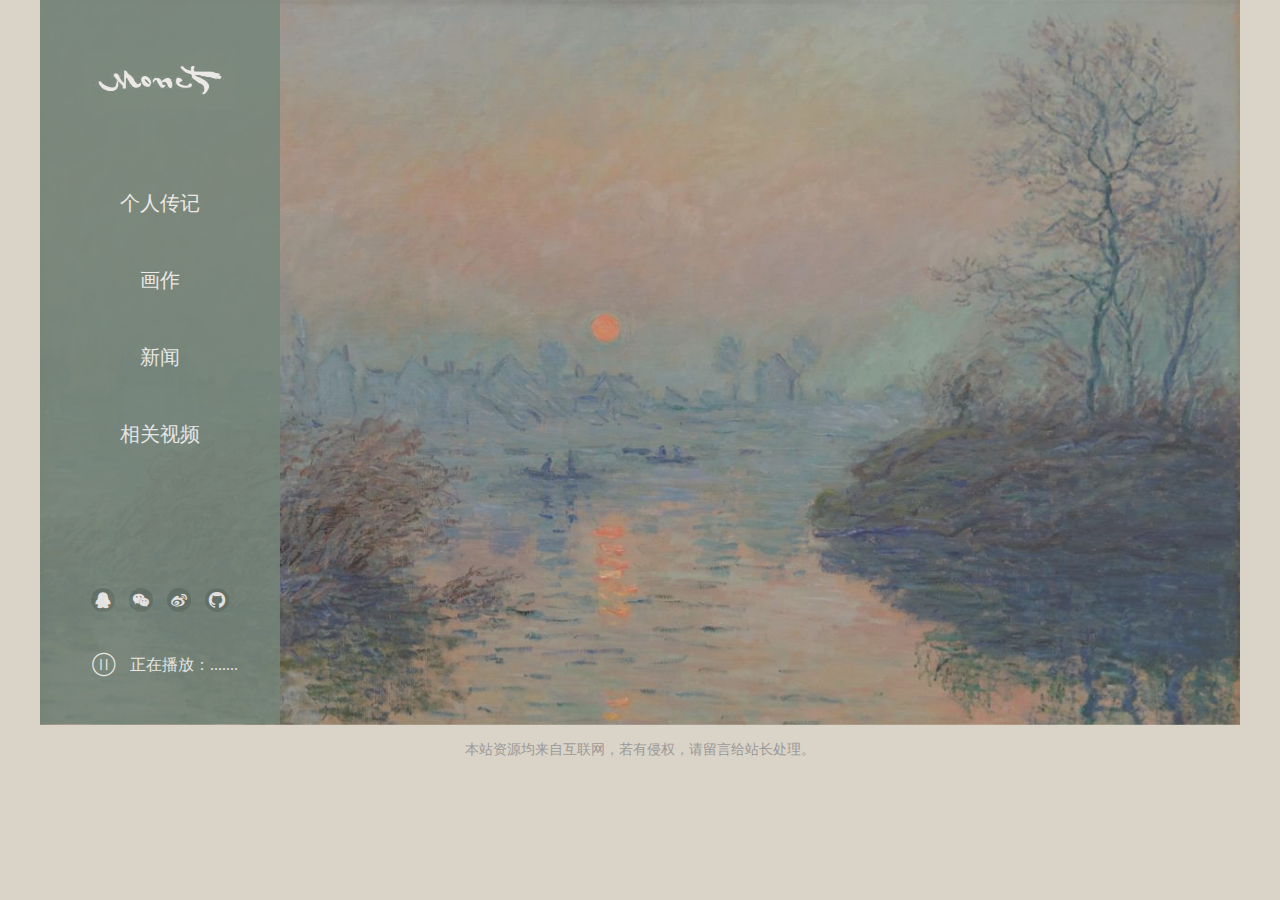
<file: index.html>
<!DOCTYPE html>
<html lang="en">
<head>
    <meta charset="UTF-8">
    <meta name="viewport" content="width=device-width, initial-scale=1.0">
    <link rel="stylesheet" href="css/public.css">
    <link rel="stylesheet" href="css/index.css">
    <link rel="stylesheet" href="css/font/iconfont.css">
    <title>首页</title>
</head>
<body>
    <div class="bg">
        <div class="nav_l">
            <div class="logo"><a href="index.html"><img src="css/img/logo.png" alt=""></a></div>
            <div class="nav_list">              
                <ul>
                    <li class="list"><a href="biography.html">个人传记</a></li>
                    <li class="list"><a href="paint.html">画作</a> </li>
                    <li class="list"><a href="">新闻</a> </li>
                    <li class="list"><a href="">相关视频</a> </li>
                </ul>
            </div>
            <div class="share">
                <ul class="ClearFixed">
                    <a href=""><li class="icon-qq"></li></a>
                    <a href=""><li class="icon-gongzhonghao"></li></a>
                    <a href=""><li class="icon-weibo"></li></a>
                    <a class="last" href=""><li class="icon-github"></li></a>
                </ul>
            </div>
            <div class="player">
                <a class="player_btn"><i class="icon-play"></i></a>
                <span>正在播放：.......</span>
            </div>
        </div>
    </div>
    <div class="footer">本站资源均来自互联网，若有侵权，请留言给站长处理。</div>
</body>
</html>
</file>
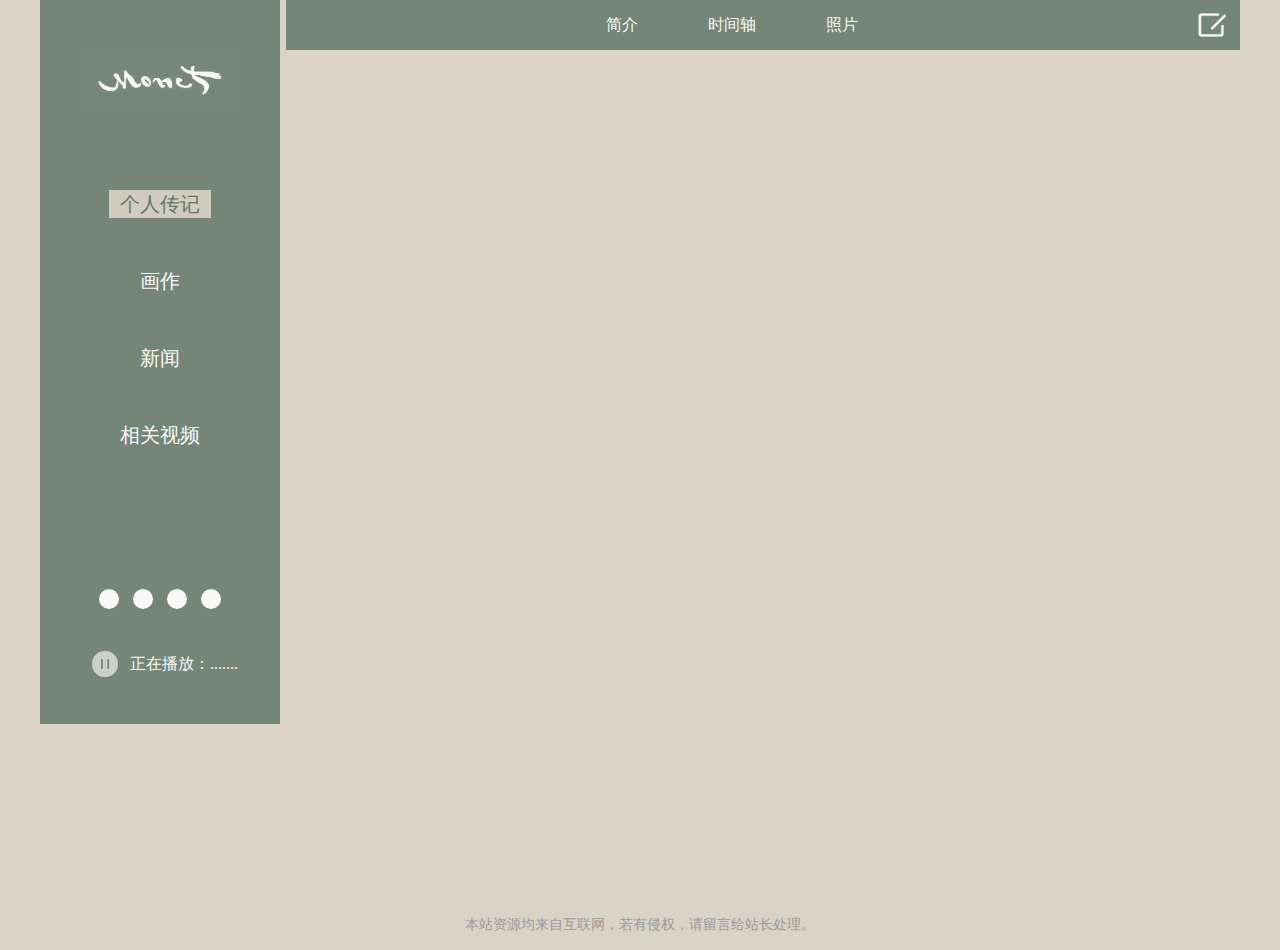
<file: bio_picture.html>
<!DOCTYPE html>
<html lang="en">
<head>
    <meta charset="UTF-8">
    <meta name="viewport" content="width=device-width, initial-scale=1.0">
    <title>个人传记/照片</title>
    <link rel="stylesheet" href="css/bio_picture.css">
</head>
<body>
    <div class="bg">
        <div class="nav_l">
            <div class="logo"><a href="index.html"><img src="css/img/logo.png" alt=""></a></div>
            <div class="nav_list">              
                <ul>
                    <li class="list bio_text"><a href="biography.html"><em>个人传记</em> </a></li>
                    <li class="list paint_text"><a href="paint.html"><em>画作</em> </a> </li>
                    <li class="list news_text"><a href=""><em>新闻</em> </a> </li>
                    <li class="list vedio_text"><a href=""><em>相关视频</em> </a> </li>
                </ul>
            </div>
            <div class="share">
                <ul class="ClearFixed">
                    <li><a href=""></a></li>
                    <li><a href=""></a></li>
                    <li><a href=""></a></li>
                    <li><a href=""></a></li>
                </ul>
            </div>
            <div class="player">
                <a class="player_btn"><img src="css/img/play.png" alt=""></a>
                <span>正在播放：.......</span>
            </div>
        </div>
        <div class="content">
            <div class="nav_content">
                <div class="nav_top ClearFixed">
                    <div class="nav_content_list ">
                        <ul>
                            <li><a href=""><em>简介</em></a></li>
                            <li><a href=""><em>时间轴</em></a></li>
                            <li><a href=""><em>照片</em></a></li>
                        </ul>
                    </div>
                    <div class="edit"><a href="edit.html"><img src="css/img/editor.png" alt=""></a></div>
                </div>
            </div>
            <div class="main">

            </div>
        </div>
        <div class="footer">本站资源均来自互联网，若有侵权，请留言给站长处理。</div>
    </div>
</body>
</html>
</file>
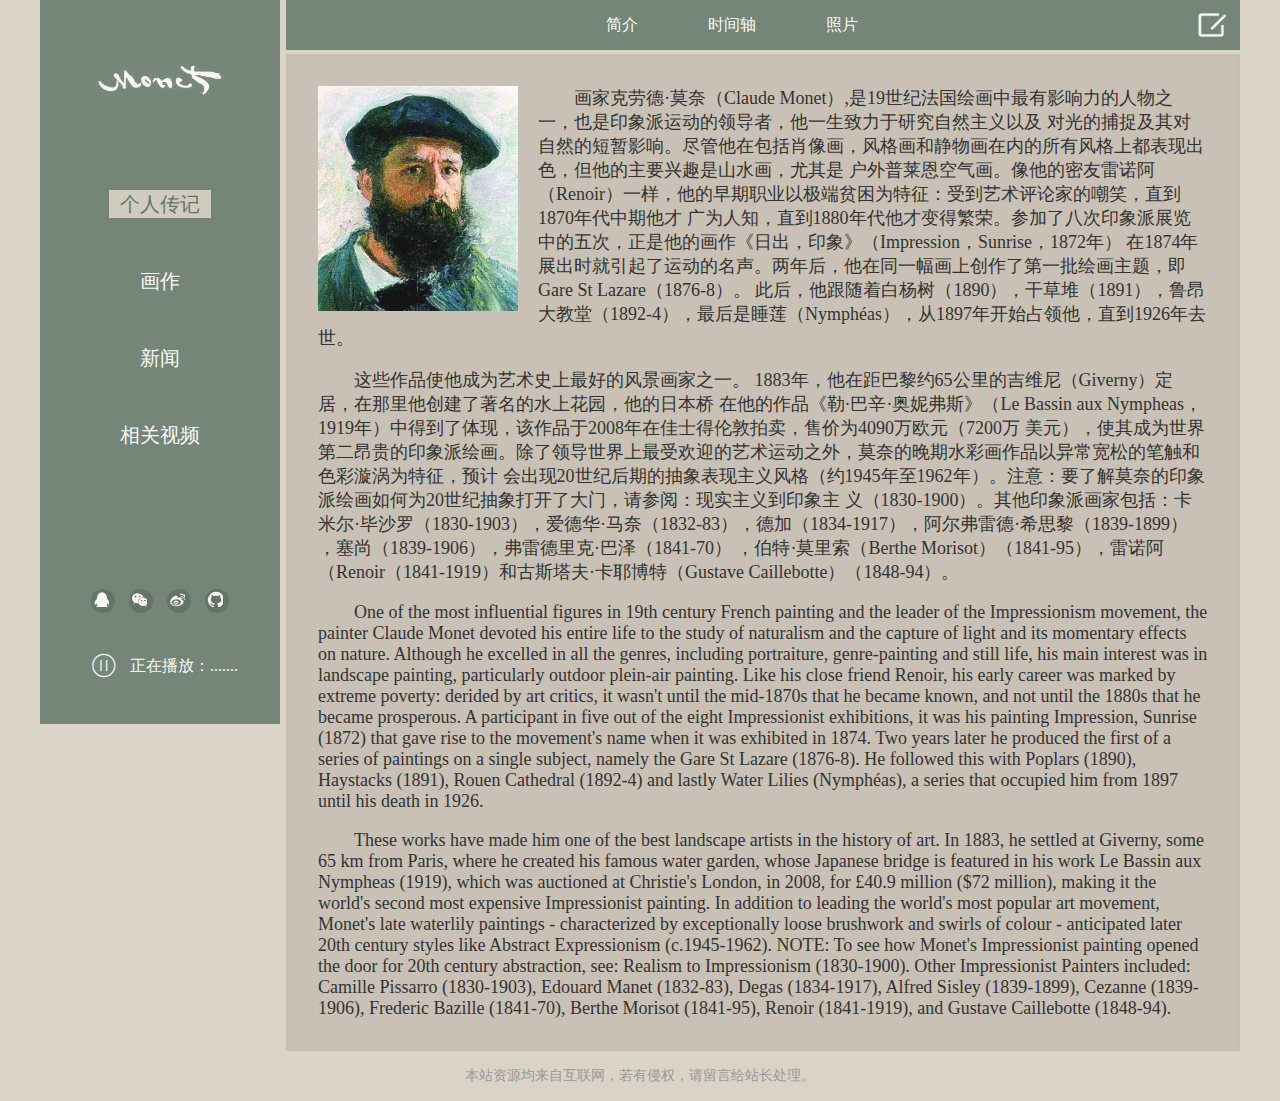
<file: biography.html>
<!DOCTYPE html>
<html lang="en">
<head>
    <meta charset="UTF-8">
    <meta name="viewport" content="width=device-width, initial-scale=1.0">
    <title>个人传记/简介</title>
    <link rel="stylesheet" href="css/public.css">
    <link rel="stylesheet" href="css/biography.css">
    <link rel="stylesheet" href="css/media.css">
    <link rel="stylesheet" href="css/font/iconfont.css">
</head>
<body>
    <div class="bg">
        <div class="nav_l">
            <div class="logo"><a href="index.html"><img src="css/img/logo.png" alt=""></a></div>
            <div class="nav_list">              
                <ul>
                    <li class="list bio_text"><a href="biography.html"><em>个人传记</em> </a></li>
                    <li class="list paint_text"><a href="paint.html"><em>画作</em> </a> </li>
                    <li class="list news_text"><a href=""><em>新闻</em> </a> </li>
                    <li class="list vedio_text"><a href=""><em>相关视频</em> </a> </li>
                </ul>
            </div>
            <div class="share">
                <ul class="ClearFixed">
                    <a href=""><li class="bg-icon-qq"></li></a>
                    <a href=""><li class="bg-icon-weixin"></li></a>
                    <a href=""><li class="bg-icon-weibo"></li></a>
                    <a class="last" href=""><li class="bg-icon-github"></li></a>
                </ul>
            </div>
            <div class="player">
                <a class="player_btn"><i class="icon-play"></i></a>
                <span>正在播放：.......</span>
            </div>
        </div>
        <div class="content">
            <div class="nav_content">
                <div class="nav_top ClearFixed">
                    <div class="nav_content_list ">
                        <ul>
                            <li class="return"><a href="index.html"><svg t="1605249029885" class="icon" viewBox="0 0 1024 1024" version="1.1" xmlns="http://www.w3.org/2000/svg" p-id="2853" width="16" height="16"><path d="M351.6 512.1L755 108.6c4.4-4.4 1.2-15-7.3-23.4L733 70.5c-8.4-8.4-19-11.7-23.4-7.3L269 503.8c-1.8 1.8-2.3 4.8-1.7 8.1-0.7 3.4-0.2 6.4 1.7 8.2l440.7 440.7c4.4 4.4 14.9 1.2 23.4-7.2l14.7-14.7c8.4-8.4 11.7-18.9 7.2-23.4L351.6 512.1z" fill="#ffffff" p-id="2854"></path></svg></a></li>
                            <li><a href="biography.html"><em>简介</em></a></li>
                            <li><a href="timeline.html" ><em>时间轴</em></a></li>
                            <li><a href="bio_picture.html" ><em>照片</em></a></li>
                        </ul>
                    </div>
                    <div class="edit"><a href="edit.html"><img src="css/img/editor.png" alt=""></a></div>
                </div>
            </div>
            <div class="main">
                <img src="css/img/bio_intro/monet.jpg" alt="">
                <p>画家克劳德·莫奈（Claude Monet）,是19世纪法国绘画中最有影响力的人物之一，也是印象派运动的领导者，他一生致力于研究自然主义以及
                    对光的捕捉及其对自然的短暂影响。尽管他在包括肖像画，风格画和静物画在内的所有风格上都表现出色，但他的主要兴趣是山水画，尤其是
                    户外普莱恩空气画。像他的密友雷诺阿（Renoir）一样，他的早期职业以极端贫困为特征：受到艺术评论家的嘲笑，直到1870年代中期他才
                    广为人知，直到1880年代他才变得繁荣。参加了八次印象派展览中的五次，正是他的画作《日出，印象》（Impression，Sunrise，1872年）
                    在1874年展出时就引起了运动的名声。两年后，他在同一幅画上创作了第一批绘画主题，即Gare St Lazare（1876-8）。
                    此后，他跟随着白杨树（1890），干草堆（1891），鲁昂大教堂（1892-4），最后是睡莲（Nymphéas），从1897年开始占领他，直到1926年去世。</p><br>
                <p>这些作品使他成为艺术史上最好的风景画家之一。 1883年，他在距巴黎约65公里的吉维尼（Giverny）定居，在那里他创建了著名的水上花园，他的日本桥
                    在他的作品《勒·巴辛·奥妮弗斯》（Le Bassin aux Nympheas，1919年）中得到了体现，该作品于2008年在佳士得伦敦拍卖，售价为4090万欧元（7200万
                    美元），使其成为世界第二昂贵的印象派绘画。除了领导世界上最受欢迎的艺术运动之外，莫奈的晚期水彩画作品以异常宽松的笔触和色彩漩涡为特征，预计
                    会出现20世纪后期的抽象表现主义风格（约1945年至1962年）。注意：要了解莫奈的印象派绘画如何为20世纪抽象打开了大门，请参阅：现实主义到印象主
                    义（1830-1900）。其他印象派画家包括：卡米尔·毕沙罗（1830-1903），爱德华·马奈（1832-83），德加（1834-1917），阿尔弗雷德·希思黎（1839-1899）
                    ，塞尚（1839-1906），弗雷德里克·巴泽（1841-70） ，伯特·莫里索（Berthe Morisot）（1841-95），雷诺阿（Renoir（1841-1919）和古斯塔夫·卡耶博特（Gustave Caillebotte）（1848-94）。</p><br>
                <p>One of the most influential figures in 19th century French painting and the leader of the Impressionism movement, the painter Claude Monet devoted his entire life to the study of naturalism and the capture of light and its momentary effects on nature. Although he excelled in all the genres, including portraiture, genre-painting and still life, his main interest was in landscape painting, particularly outdoor plein-air painting. Like his close friend Renoir, his early career was marked by extreme poverty: derided by art critics, it wasn't until the mid-1870s that he became known, and not until the 1880s that he became prosperous. A participant in five out of the eight Impressionist exhibitions, it was his painting Impression, Sunrise (1872) that gave rise to the movement's name when it was exhibited in 1874. Two years later he produced the first of a series of paintings on a single subject, namely the Gare St Lazare (1876-8). He followed this with Poplars (1890), Haystacks (1891),
                     Rouen Cathedral (1892-4) and lastly Water Lilies (Nymphéas), a series that occupied him from 1897 until his death
                      in 1926.</p><br>
                 <p>These works have made him one of the best landscape artists in the history of art. In 1883, he settled at Giverny, some 65 km from Paris, where he created his famous water garden, whose Japanese bridge is featured in his work Le Bassin aux Nympheas (1919), which was auctioned at Christie's London, in 2008, for £40.9 million ($72 million), making it the world's second most expensive Impressionist painting. In addition to leading the world's most popular art movement, Monet's late waterlily paintings - characterized by exceptionally loose brushwork and swirls of colour - anticipated later 20th century styles like Abstract Expressionism (c.1945-1962). NOTE: To see how Monet's Impressionist painting opened the door for 20th century abstraction, see: Realism to Impressionism (1830-1900). Other Impressionist Painters included: Camille Pissarro (1830-1903), Edouard Manet (1832-83), Degas (1834-1917), Alfred Sisley (1839-1899), Cezanne (1839-1906), Frederic Bazille (1841-70), 
                     Berthe Morisot (1841-95), Renoir (1841-1919), and Gustave Caillebotte (1848-94).</p>      
            </div>
        </div>
    </div>
    <div class="footer">本站资源均来自互联网，若有侵权，请留言给站长处理。</div>
</body>
</html>
</file>
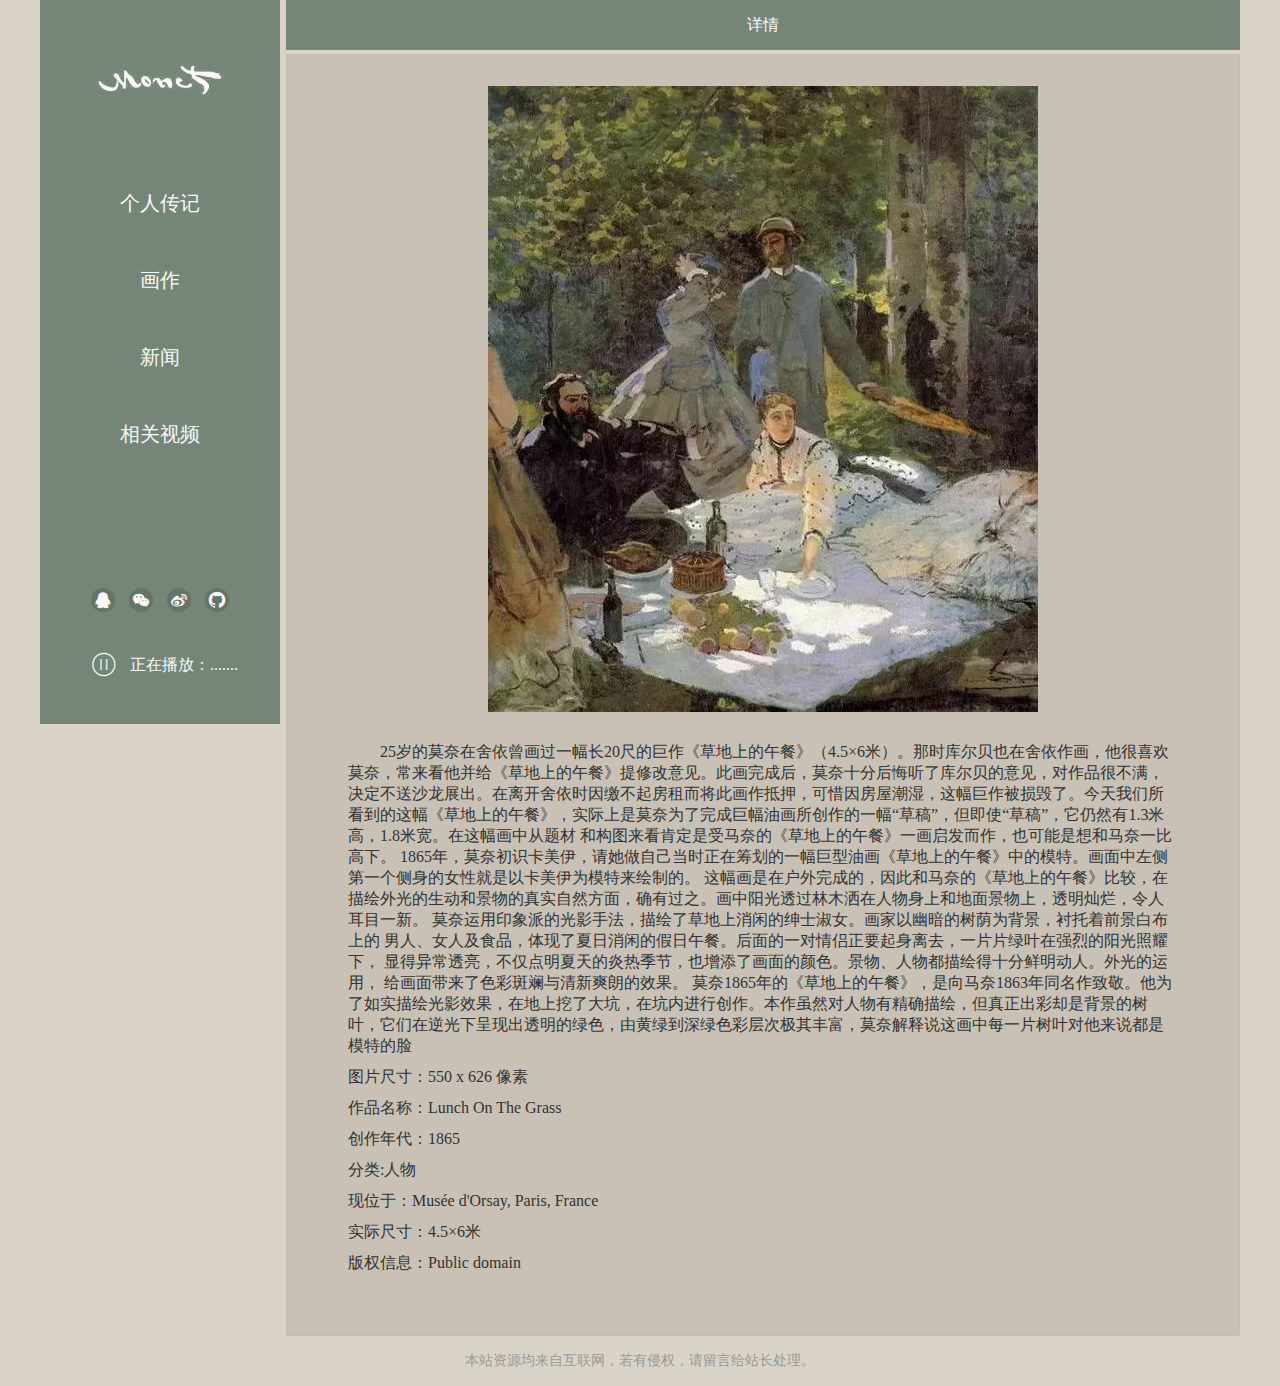
<file: detail.html>
<!DOCTYPE html>
<html lang="en">
  <head>
    <meta charset="UTF-8" />
    <meta name="viewport" content="width=device-width, initial-scale=1.0" />
    <title>详情</title>
    <link rel="stylesheet" href="css/public.css" />
    <link rel="stylesheet" href="css/media.css" />
    <link rel="stylesheet" href="css/detail.css" />
    <link rel="stylesheet" href="css/media.css" />
    <link rel="stylesheet" href="css/font/iconfont.css" />
  </head>
  <body>
    <div class="bg">
      <div class="nav_l">
        <div class="logo">
          <a href="index.html"><img src="css/img/logo.png" alt="" /></a>
        </div>
        <div class="nav_list">
          <ul>
            <li class="return">
              <a href="index.html"
                ><svg
                  t="1605249029885"
                  class="icon"
                  viewBox="0 0 1024 1024"
                  version="1.1"
                  xmlns="http://www.w3.org/2000/svg"
                  p-id="2853"
                  width="16"
                  height="16"
                >
                  <path
                    d="M351.6 512.1L755 108.6c4.4-4.4 1.2-15-7.3-23.4L733 70.5c-8.4-8.4-19-11.7-23.4-7.3L269 503.8c-1.8 1.8-2.3 4.8-1.7 8.1-0.7 3.4-0.2 6.4 1.7 8.2l440.7 440.7c4.4 4.4 14.9 1.2 23.4-7.2l14.7-14.7c8.4-8.4 11.7-18.9 7.2-23.4L351.6 512.1z"
                    fill="#ffffff"
                    p-id="2854"
                  ></path></svg
              ></a>
            </li>
            <li class="list"><a href="biography.html">个人传记</a></li>
            <li class="list"><a href="paint.html">画作</a></li>
            <li class="list"><a href="">新闻</a></li>
            <li class="list"><a href="">相关视频</a></li>
          </ul>
        </div>
        <div class="share">
          <ul class="ClearFixed">
            <a href=""><li class="icon-qq"></li></a>
            <a href=""><li class="icon-gongzhonghao"></li></a>
            <a href=""><li class="icon-weibo"></li></a>
            <a class="last" href=""><li class="icon-github"></li></a>
          </ul>
        </div>
        <div class="player">
          <a class="player_btn"><i class="icon-play"></i></a>
          <span>正在播放：.......</span>
        </div>
      </div>
      <div class="content">
        <div class="nav_content">
          <div class="nav_top ClearFixed">
            <div class="nav_content_list">
              <ul>
                <li class="return">
                  <a href="index.html"
                    ><svg
                      t="1605249029885"
                      class="icon"
                      viewBox="0 0 1024 1024"
                      version="1.1"
                      xmlns="http://www.w3.org/2000/svg"
                      p-id="2853"
                      width="16"
                      height="16"
                    >
                      <path
                        d="M351.6 512.1L755 108.6c4.4-4.4 1.2-15-7.3-23.4L733 70.5c-8.4-8.4-19-11.7-23.4-7.3L269 503.8c-1.8 1.8-2.3 4.8-1.7 8.1-0.7 3.4-0.2 6.4 1.7 8.2l440.7 440.7c4.4 4.4 14.9 1.2 23.4-7.2l14.7-14.7c8.4-8.4 11.7-18.9 7.2-23.4L351.6 512.1z"
                        fill="#ffffff"
                        p-id="2854"
                      ></path></svg
                  ></a>
                </li>
                <li><em>详情</em></li>
              </ul>
            </div>
          </div>
        </div>
        <div class="main">
          <div class="info">
            <center>
              <img src="css/img/paint/Lunch_on_the_grass.jpg" alt="" />
            </center>
            <ul>
              <li>
                <p>
                  25岁的莫奈在舍依曾画过一幅长20尺的巨作《草地上的午餐》（4.5×6米）。那时库尔贝也在舍依作画，他很喜欢莫奈，常来看他并给《草地上的午餐》提修改意见。此画完成后，莫奈十分后悔听了库尔贝的意见，对作品很不满，决定不送沙龙展出。在离开舍依时因缴不起房租而将此画作抵押，可惜因房屋潮湿，这幅巨作被损毁了。今天我们所看到的这幅《草地上的午餐》，实际上是莫奈为了完成巨幅油画所创作的一幅“草稿”，但即使“草稿”，它仍然有1.3米高，1.8米宽。在这幅画中从题材
                  和构图来看肯定是受马奈的《草地上的午餐》一画启发而作，也可能是想和马奈一比高下。
                  1865年，莫奈初识卡美伊，请她做自己当时正在筹划的一幅巨型油画《草地上的午餐》中的模特。画面中左侧第一个侧身的女性就是以卡美伊为模特来绘制的。
                  这幅画是在户外完成的，因此和马奈的《草地上的午餐》比较，在描绘外光的生动和景物的真实自然方面，确有过之。画中阳光透过林木洒在人物身上和地面景物上，透明灿烂，令人耳目一新。
                  莫奈运用印象派的光影手法，描绘了草地上消闲的绅士淑女。画家以幽暗的树荫为背景，衬托着前景白布上的
                  男人、女人及食品，体现了夏日消闲的假日午餐。后面的一对情侣正要起身离去，一片片绿叶在强烈的阳光照耀下，
                  显得异常透亮，不仅点明夏天的炎热季节，也增添了画面的颜色。景物、人物都描绘得十分鲜明动人。外光的运用，
                  给画面带来了色彩斑斓与清新爽朗的效果。
                  莫奈1865年的《草地上的午餐》，是向马奈1863年同名作致敬。他为了如实描绘光影效果，在地上挖了大坑，在坑内进行创作。本作虽然对人物有精确描绘，但真正出彩却是背景的树叶，它们在逆光下呈现出透明的绿色，由黄绿到深绿色彩层次极其丰富，莫奈解释说这画中每一片树叶对他来说都是模特的脸
                </p>
              </li>
              <li><span>图片尺寸：550 x 626 像素</span></li>
              <li><span>作品名称：Lunch On The Grass</span></li>
              <li><span>创作年代：1865</span></li>
              <li><span>分类:人物</span></li>
              <li><span>现位于：Musée d'Orsay, Paris, France</span></li>
              <li><span>实际尺寸：4.5×6米</span></li>
              <li><span>版权信息：Public domain</span></li>
            </ul>
          </div>
        </div>
      </div>
      <div class="footer">
        本站资源均来自互联网，若有侵权，请留言给站长处理。
      </div>
    </div>
    <script src="http://www.jq22.com/jquery/1.11.1/jquery.min.js"></script>
    <script src="js/zoomify.min.js"></script>
    <script type="text/javascript">
      $(".info img").zoomify();
    </script>
  </body>
</html>
</file>
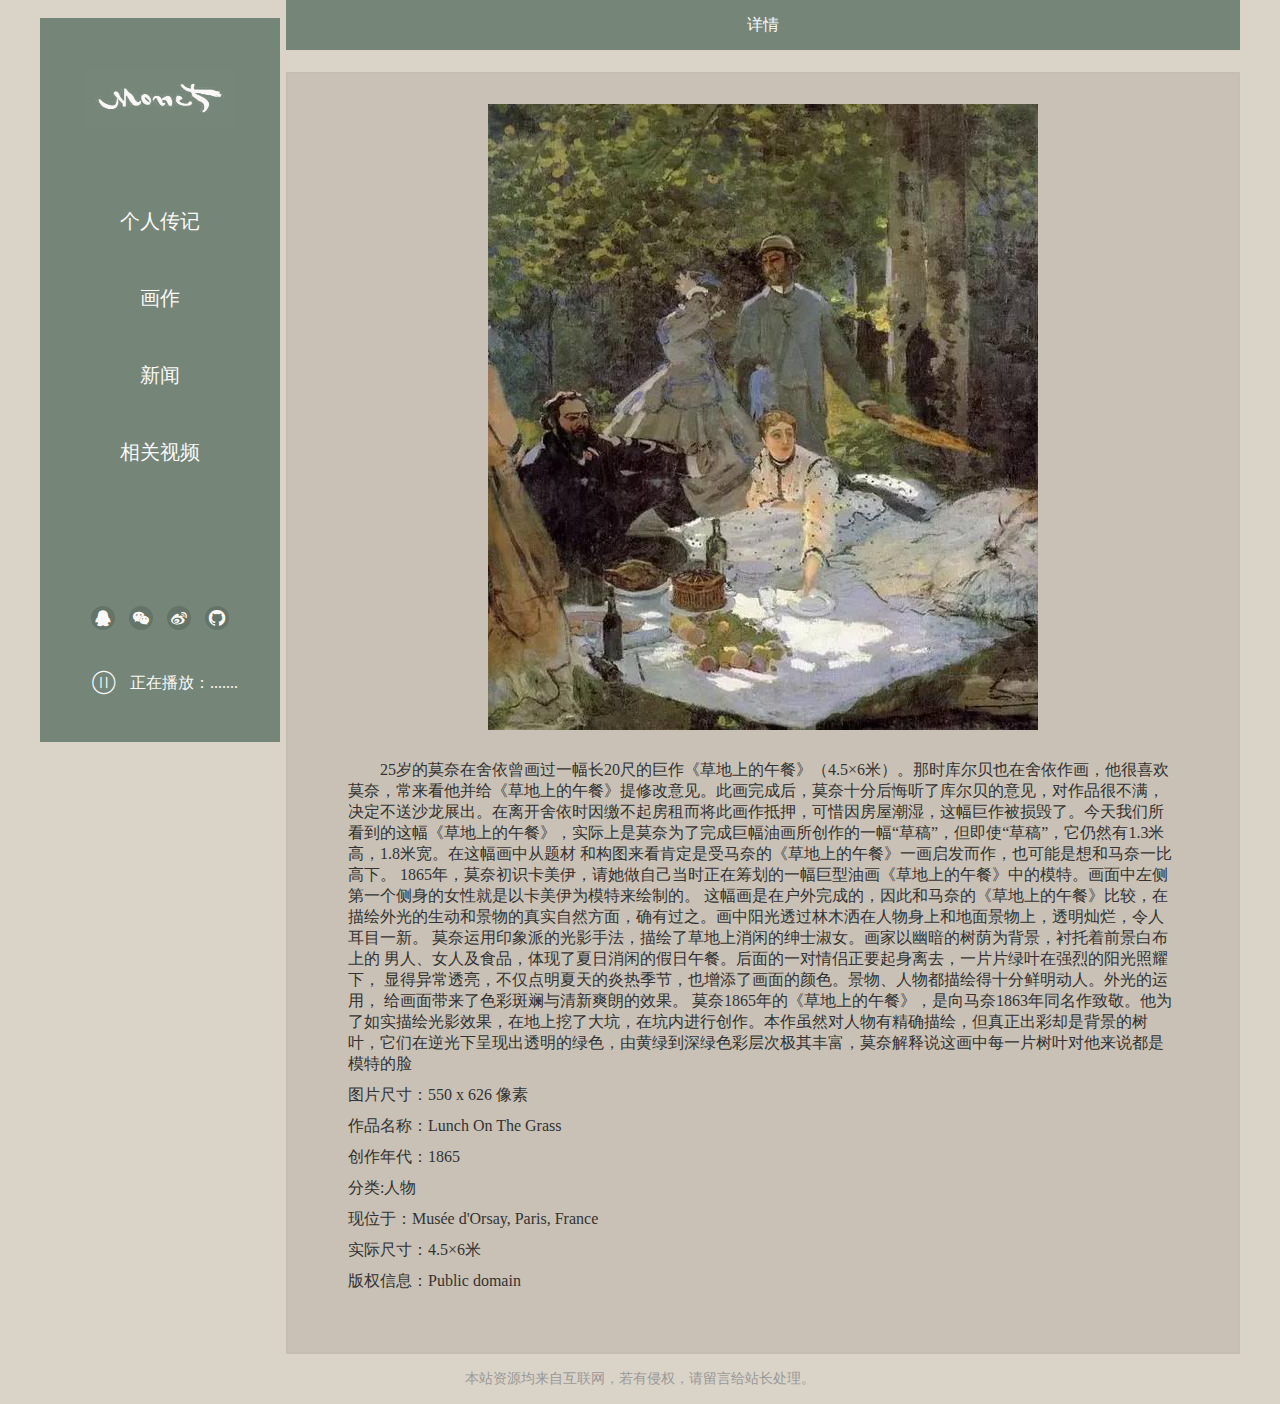
<file: register.html>
<a href=""><li class="icon-gongzhonghao"></li></a>
<!DOCTYPE html>
<html lang="en">
  <head>
    <meta charset="UTF-8" />
    <meta name="viewport" content="width=device-width, initial-scale=1.0" />
    <title>详情</title>
    <link rel="stylesheet" href="css/public.css" />
    <link rel="stylesheet" href="css/media.css" />
    <link rel="stylesheet" href="css/detail.css" />
    <link rel="stylesheet" href="css/media.css" />
    <link rel="stylesheet" href="css/font/iconfont.css" />
  </head>
  <body>
    <div class="bg">
      <div class="nav_l">
        <div class="logo">
          <a href="index.html"><img src="css/img/logo.png" alt="" /></a>
        </div>
        <div class="nav_list">
          <ul>
            <li class="return">
              <a href="index.html"
                ><svg
                  t="1605249029885"
                  class="icon"
                  viewBox="0 0 1024 1024"
                  version="1.1"
                  xmlns="http://www.w3.org/2000/svg"
                  p-id="2853"
                  width="16"
                  height="16"
                >
                  <path
                    d="M351.6 512.1L755 108.6c4.4-4.4 1.2-15-7.3-23.4L733 70.5c-8.4-8.4-19-11.7-23.4-7.3L269 503.8c-1.8 1.8-2.3 4.8-1.7 8.1-0.7 3.4-0.2 6.4 1.7 8.2l440.7 440.7c4.4 4.4 14.9 1.2 23.4-7.2l14.7-14.7c8.4-8.4 11.7-18.9 7.2-23.4L351.6 512.1z"
                    fill="#ffffff"
                    p-id="2854"
                  ></path></svg
              ></a>
            </li>
            <li class="list"><a href="biography.html">个人传记</a></li>
            <li class="list"><a href="paint.html">画作</a></li>
            <li class="list"><a href="">新闻</a></li>
            <li class="list"><a href="">相关视频</a></li>
          </ul>
        </div>
        <div class="share">
          <ul class="ClearFixed">
            <a href=""><li class="icon-qq"></li></a>
            <a href=""><li class="icon-gongzhonghao"></li></a>
            <a href=""><li class="icon-weibo"></li></a>
            <a class="last" href=""><li class="icon-github"></li></a>
          </ul>
        </div>
        <div class="player">
          <a class="player_btn"><i class="icon-play"></i></a>
          <span>正在播放：.......</span>
        </div>
      </div>
      <div class="content">
        <div class="nav_content">
          <div class="nav_top ClearFixed">
            <div class="nav_content_list">
              <ul>
                <li class="return">
                  <a href="index.html"
                    ><svg
                      t="1605249029885"
                      class="icon"
                      viewBox="0 0 1024 1024"
                      version="1.1"
                      xmlns="http://www.w3.org/2000/svg"
                      p-id="2853"
                      width="16"
                      height="16"
                    >
                      <path
                        d="M351.6 512.1L755 108.6c4.4-4.4 1.2-15-7.3-23.4L733 70.5c-8.4-8.4-19-11.7-23.4-7.3L269 503.8c-1.8 1.8-2.3 4.8-1.7 8.1-0.7 3.4-0.2 6.4 1.7 8.2l440.7 440.7c4.4 4.4 14.9 1.2 23.4-7.2l14.7-14.7c8.4-8.4 11.7-18.9 7.2-23.4L351.6 512.1z"
                        fill="#ffffff"
                        p-id="2854"
                      ></path></svg
                  ></a>
                </li>
                <li><em>详情</em></li>
              </ul>
            </div>
          </div>
        </div>
        <div class="main">
          <div class="info">
            <center>
              <img src="css/img/paint/Lunch_on_the_grass.jpg" alt="" />
            </center>
            <ul>
              <li>
                <p>
                  25岁的莫奈在舍依曾画过一幅长20尺的巨作《草地上的午餐》（4.5×6米）。那时库尔贝也在舍依作画，他很喜欢莫奈，常来看他并给《草地上的午餐》提修改意见。此画完成后，莫奈十分后悔听了库尔贝的意见，对作品很不满，决定不送沙龙展出。在离开舍依时因缴不起房租而将此画作抵押，可惜因房屋潮湿，这幅巨作被损毁了。今天我们所看到的这幅《草地上的午餐》，实际上是莫奈为了完成巨幅油画所创作的一幅“草稿”，但即使“草稿”，它仍然有1.3米高，1.8米宽。在这幅画中从题材
                  和构图来看肯定是受马奈的《草地上的午餐》一画启发而作，也可能是想和马奈一比高下。
                  1865年，莫奈初识卡美伊，请她做自己当时正在筹划的一幅巨型油画《草地上的午餐》中的模特。画面中左侧第一个侧身的女性就是以卡美伊为模特来绘制的。
                  这幅画是在户外完成的，因此和马奈的《草地上的午餐》比较，在描绘外光的生动和景物的真实自然方面，确有过之。画中阳光透过林木洒在人物身上和地面景物上，透明灿烂，令人耳目一新。
                  莫奈运用印象派的光影手法，描绘了草地上消闲的绅士淑女。画家以幽暗的树荫为背景，衬托着前景白布上的
                  男人、女人及食品，体现了夏日消闲的假日午餐。后面的一对情侣正要起身离去，一片片绿叶在强烈的阳光照耀下，
                  显得异常透亮，不仅点明夏天的炎热季节，也增添了画面的颜色。景物、人物都描绘得十分鲜明动人。外光的运用，
                  给画面带来了色彩斑斓与清新爽朗的效果。
                  莫奈1865年的《草地上的午餐》，是向马奈1863年同名作致敬。他为了如实描绘光影效果，在地上挖了大坑，在坑内进行创作。本作虽然对人物有精确描绘，但真正出彩却是背景的树叶，它们在逆光下呈现出透明的绿色，由黄绿到深绿色彩层次极其丰富，莫奈解释说这画中每一片树叶对他来说都是模特的脸
                </p>
              </li>
              <li><span>图片尺寸：550 x 626 像素</span></li>
              <li><span>作品名称：Lunch On The Grass</span></li>
              <li><span>创作年代：1865</span></li>
              <li><span>分类:人物</span></li>
              <li><span>现位于：Musée d'Orsay, Paris, France</span></li>
              <li><span>实际尺寸：4.5×6米</span></li>
              <li><span>版权信息：Public domain</span></li>
            </ul>
          </div>
        </div>
      </div>
      <div class="footer">
        本站资源均来自互联网，若有侵权，请留言给站长处理。
      </div>
    </div>
    <script src="http://www.jq22.com/jquery/1.11.1/jquery.min.js"></script>
    <script src="js/zoomify.min.js"></script>
    <script type="text/javascript">
      $(".info img").zoomify();
    </script>
  </body>
</html>
</file>
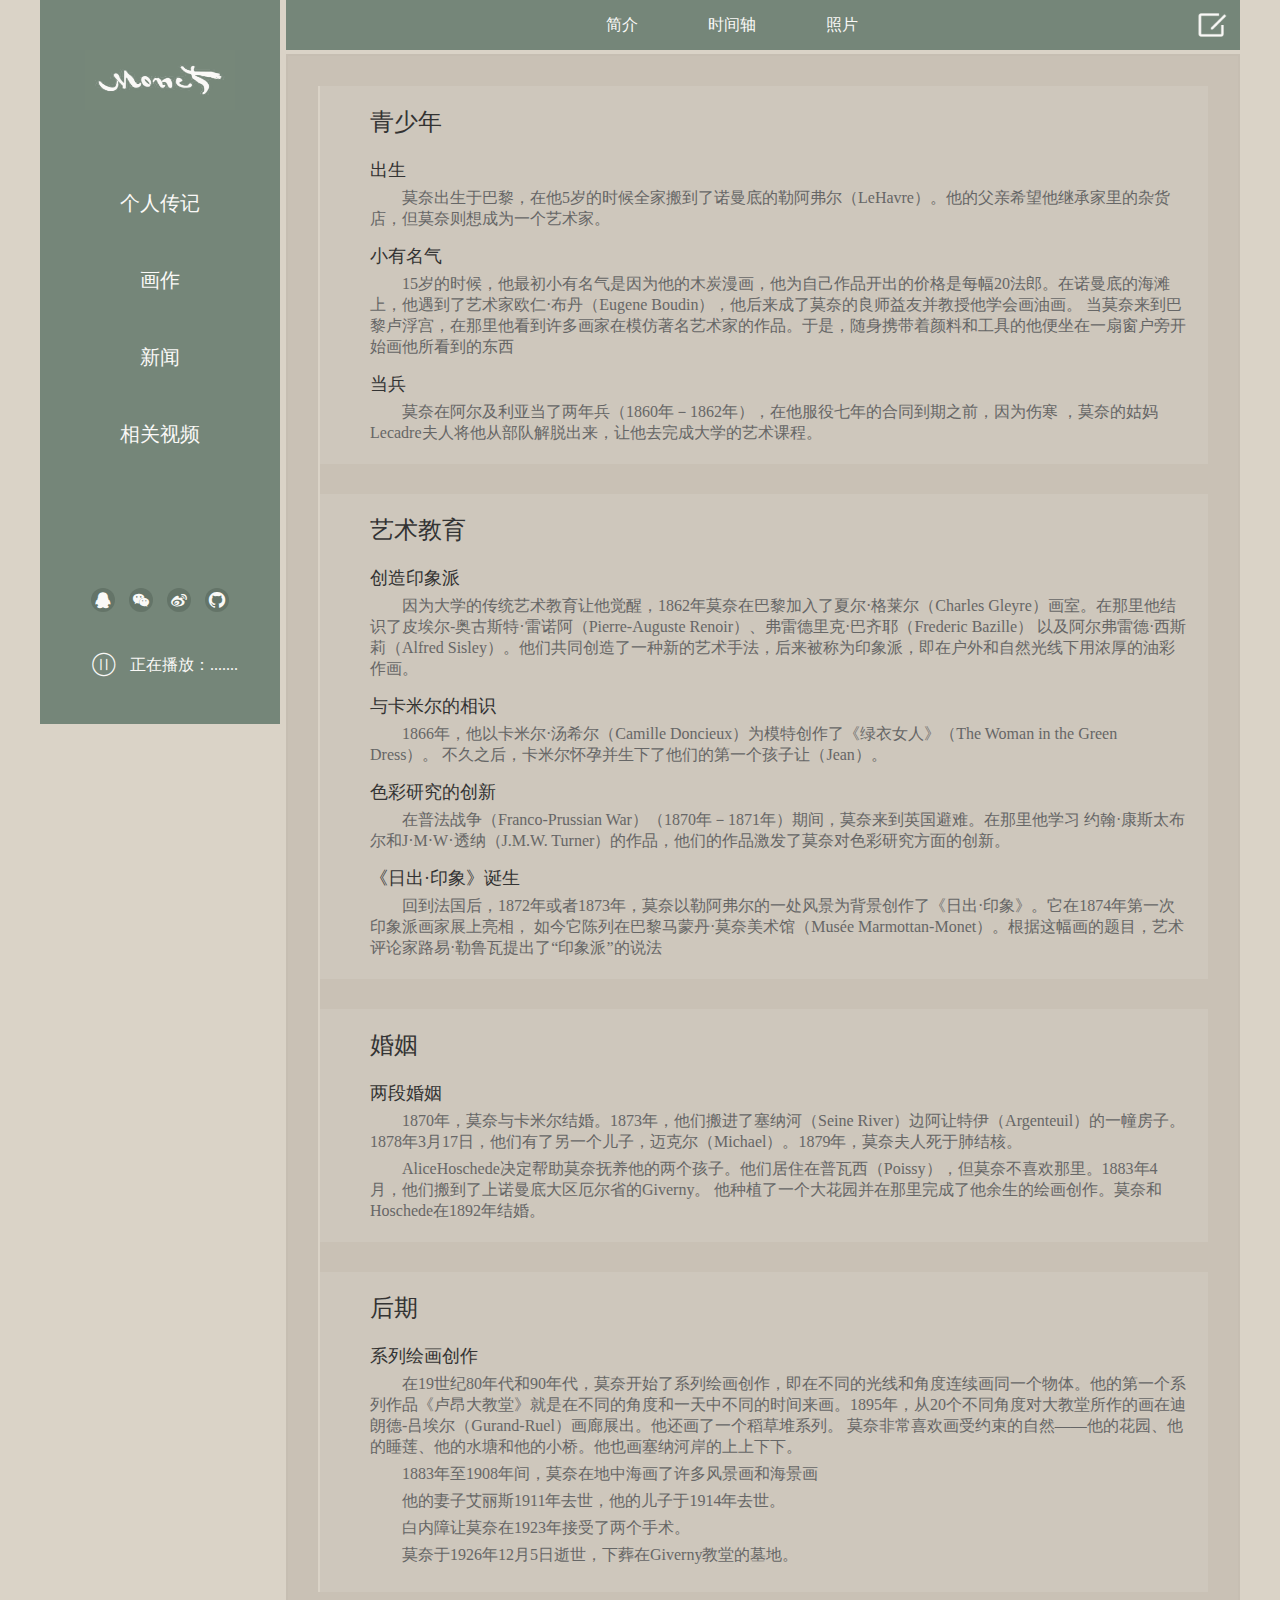
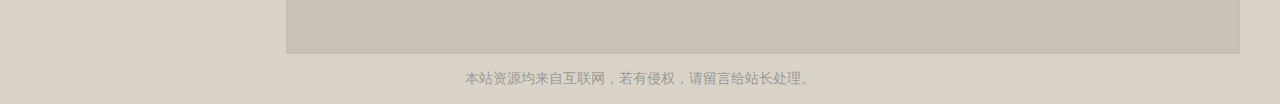
<file: timeline.html>
<!DOCTYPE html>
<html lang="en">
<head>
    <meta charset="UTF-8">
    <meta name="viewport" content="width=device-width, initial-scale=1.0">
    <title>个人传记/时间轴</title>
    <link rel="stylesheet" href="css/public.css">
    <link rel="stylesheet" href="css/timeline.css">
    <link rel="stylesheet" href="css/media.css">
    <link rel="stylesheet" href="css/font/iconfont.css">
</head>
<body>
    <div class="bg">
        <div class="nav_l">
            <div class="logo"><a href="index.html"><img src="css/img/logo.png" alt=""></a></div>
            <div class="nav_list">              
                <ul>
                    <li class="list"><a href="biography.html">个人传记</a></li>
                    <li class="list"><a href="paint.html">画作</a> </li>
                    <li class="list"><a href="">新闻</a> </li>
                    <li class="list"><a href="">相关视频</a> </li>
                </ul>
            </div>
            <div class="share">
                <ul class="ClearFixed">
                    <a href=""><li class="icon-qq"></li></a>
                    <a href=""><li class="icon-gongzhonghao"></li></a>
                    <a href=""><li class="icon-weibo"></li></a>
                    <a class="last" href=""><li class="icon-github"></li></a>
                </ul>
            </div>
            <div class="player">
                <a class="player_btn"><i class="icon-play"></i></a>
                <span>正在播放：.......</span>
            </div>
        </div>
        <div class="content">
            <div class="nav_content">
                <div class="nav_top ClearFixed">
                    <div class="nav_content_list ">
                        <ul>
                            <li class="return"><a href="index.html"><svg t="1605249029885" class="icon" viewBox="0 0 1024 1024" version="1.1" xmlns="http://www.w3.org/2000/svg" p-id="2853" width="16" height="16"><path d="M351.6 512.1L755 108.6c4.4-4.4 1.2-15-7.3-23.4L733 70.5c-8.4-8.4-19-11.7-23.4-7.3L269 503.8c-1.8 1.8-2.3 4.8-1.7 8.1-0.7 3.4-0.2 6.4 1.7 8.2l440.7 440.7c4.4 4.4 14.9 1.2 23.4-7.2l14.7-14.7c8.4-8.4 11.7-18.9 7.2-23.4L351.6 512.1z" fill="#ffffff" p-id="2854"></path></svg></a></li>
                            <li><a href="biography.html" target="bio"><em>简介</em></a></li>
                            <li><a href="timeline.html" target="bio"><em>时间轴</em></a></li>
                            <li><a href="bio_picture.html" target="bio"><em>照片</em></a></li>
                        </ul>
                    </div>
                    <div class="edit"><a href="edit.html"><img src="css/img/editor.png" alt=""></a></div>
                </div>
            </div>
            <div class="main">
                <div class="line">
                    <ul>
                        <li><div class="card"><h4>青少年</h4><ul>
                                <li><h6>出生</h6>
                                <p>莫奈出生于巴黎，在他5岁的时候全家搬到了诺曼底的勒阿弗尔（LeHavre）。他的父亲希望他继承家里的杂货店，但莫奈则想成为一个艺术家。</p></li>
                                <li><h6>小有名气</h6><p>15岁的时候，他最初小有名气是因为他的木炭漫画，他为自己作品开出的价格是每幅20法郎。在诺曼底的海滩上，他遇到了艺术家欧仁·布丹（Eugene Boudin），他后来成了莫奈的良师益友并教授他学会画油画。
                                     当莫奈来到巴黎卢浮宫，在那里他看到许多画家在模仿著名艺术家的作品。于是，随身携带着颜料和工具的他便坐在一扇窗户旁开始画他所看到的东西</p></li>
                                <li><h6>当兵</h6><p>莫奈在阿尔及利亚当了两年兵（1860年－1862年），在他服役七年的合同到期之前，因为伤寒
                                    ，莫奈的姑妈Lecadre夫人将他从部队解脱出来，让他去完成大学的艺术课程。</p></li>
                            </ul></div></li>
                        <li><div class="card"><h4>艺术教育</h4><ul>
                            <li><h6>创造印象派</h6><p>因为大学的传统艺术教育让他觉醒，1862年莫奈在巴黎加入了夏尔·格莱尔（Charles Gleyre）画室。在那里他结识了皮埃尔-奥古斯特·雷诺阿（Pierre-Auguste Renoir）、弗雷德里克·巴齐耶（Frederic Bazille）
                                以及阿尔弗雷德·西斯莉（Alfred Sisley）。他们共同创造了一种新的艺术手法，后来被称为印象派，即在户外和自然光线下用浓厚的油彩作画。</p></li>
                            <li><h6>与卡米尔的相识</h6><p>1866年，他以卡米尔·汤希尔（Camille Doncieux）为模特创作了《绿衣女人》（The Woman in the Green Dress）。
                                不久之后，卡米尔怀孕并生下了他们的第一个孩子让（Jean）。</p></li>
                            <li><h6>色彩研究的创新</h6><p>在普法战争（Franco-Prussian War）（1870年－1871年）期间，莫奈来到英国避难。在那里他学习
                                约翰·康斯太布尔和J·M·W·透纳（J.M.W. Turner）的作品，他们的作品激发了莫奈对色彩研究方面的创新。</p></li>
                            <li><h6>《日出·印象》诞生</h6><p>回到法国后，1872年或者1873年，莫奈以勒阿弗尔的一处风景为背景创作了《日出·印象》。它在1874年第一次印象派画家展上亮相，
                                如今它陈列在巴黎马蒙丹·莫奈美术馆（Musée Marmottan-Monet）。根据这幅画的题目，艺术评论家路易·勒鲁瓦提出了“印象派”的说法</p></li>
                        </ul></div></li>
                        <li><div class="card"><h4>婚姻</h4><ul>
                            <li><h6>两段婚姻</h6><p>1870年，莫奈与卡米尔结婚。1873年，他们搬进了塞纳河（Seine River）边阿让特伊（Argenteuil）的一幢房子。
                                1878年3月17日，他们有了另一个儿子，迈克尔（Michael）。1879年，莫奈夫人死于肺结核。</p>
                            <p>AliceHoschede决定帮助莫奈抚养他的两个孩子。他们居住在普瓦西（Poissy），但莫奈不喜欢那里。1883年4月，他们搬到了上诺曼底大区厄尔省的Giverny。
                                他种植了一个大花园并在那里完成了他余生的绘画创作。莫奈和Hoschede在1892年结婚。</p></li>
                        </ul></div>
                        </li>
                        <li><div class="card"><h4>后期</h4><ul>
                            <li><h6>系列绘画创作</h6><p>在19世纪80年代和90年代，莫奈开始了系列绘画创作，即在不同的光线和角度连续画同一个物体。他的第一个系列作品《卢昂大教堂》就是在不同的角度和一天中不同的时间来画。1895年，从20个不同角度对大教堂所作的画在迪朗德-吕埃尔（Gurand-Ruel）画廊展出。他还画了一个稻草堆系列。
                                莫奈非常喜欢画受约束的自然——他的花园、他的睡莲、他的水塘和他的小桥。他也画塞纳河岸的上上下下。
                                <p> 1883年至1908年间，莫奈在地中海画了许多风景画和海景画</p>
                                <p>他的妻子艾丽斯1911年去世，他的儿子于1914年去世。</p>
                                <p>白内障让莫奈在1923年接受了两个手术。</p>
                                <p>莫奈于1926年12月5日逝世，下葬在Giverny教堂的墓地。</p>
                                </p></li>
                        </ul></div></li>
                    </ul>
                </div>
            </div>
        </div>
        <div class="footer">本站资源均来自互联网，若有侵权，请留言给站长处理。</div>
    </div>
</body>
</html>
</file>
<file: css/public.css>
.bg{
    width: 1200px;
    margin: 0 auto;
}
*{
    margin: 0;
    padding: 0;
}

ol,ul,li,h1,h2,h3,h4,h5,h6,p{
    margin: 0;
    padding: 0;
}

a{
    text-decoration: none;
    color: #333333;
}

li{
    list-style: none;
}
em,i{
    font-style: normal;
}
input{
    border: none;
}

img{
    display: block;
}
.ClearFixed:after{
    content: "";
    display: block;
    clear: both;
}
a:hover{
    background-color: #DAD3C7;
}
@font-face {
    font-family: 'webfont';
    font-display: swap;
    src: url('//at.alicdn.com/t/webfont_ran2jky2j8.eot'); /* IE9*/
    src: url('//at.alicdn.com/t/webfont_ran2jky2j8.eot?#iefix') format('embedded-opentype'), /* IE6-IE8 */
    url('//at.alicdn.com/t/webfont_ran2jky2j8.woff2') format('woff2'),
    url('//at.alicdn.com/t/webfont_ran2jky2j8.woff') format('woff'), /* chrome、firefox */
    url('//at.alicdn.com/t/webfont_ran2jky2j8.ttf') format('truetype'), /* chrome、firefox、opera、Safari, Android, iOS 4.2+*/
    url('//at.alicdn.com/t/webfont_ran2jky2j8.svg#思源黑体-细') format('svg'); /* iOS 4.1- */
  }
body{
    background:#DAD3C7;
}

.logo{
    width: 100%;
    height: 120px;
    margin-bottom: 20px;
    padding-top: 50px;
}
.logo img{
    margin: auto;
    width: 150px;
    height: 60px;
}
.nav_l{
    position: fixed;
    background:#63786B;
    opacity: 85%;
    width: 240px;
    height: 724px;
}
.nav_list li{
    font-family: 'webfont';
    font-size: 20px;
    text-align: center;
    margin-bottom: 50px;
    opacity: 100%;
}

.nav_list li a{
    color: white;
}

.share{
    line-height: 20px;
    margin: auto;
    margin-top: 140px;
    width: 138px;
    height: 22px;
}

.share a{
    float: left;
    background:#4F6357;
    border-radius: 100%;
    width: 24px;
    height: 24px;
    margin-right: 14px;
    text-align: center;
    line-height: 24px;
}
.share li{
    font-family: 'iconfont';
    color: #ffffff;
    font-size: 18px;
}
.share .last{
    margin-right: 0;
}
.player{
    margin-top: 30px;
    width: 100%;
    height: 50px;
    line-height: 50px;
}
.player .player_btn{
    float: left;
    width: 30px;
    height: 30px;
    margin-left: 50px;
    margin-right: 10px;   
}
.player .icon-play{
    font-family: 'iconfont';
    font-size: 28px;
    color: white;
    animation: move 1.6s linear infinite;
    -webkit-animation: move 1.6s linear infinite;
    display: inline-block;
}
@keyframes move {
    100% {
      transform: rotate(360deg);
    }
  }
.player_btn img{
    width: 30px;
}
.player span{
    color: white;
}

.footer{
    width: fit-content;
    height: 50px;
    line-height: 50px;
    color:#999;
    margin: auto;
    font-size: 14px;
}
</file>
<file: css/index.css>
.bg{
    background:url("../css/img/index.jpg");
    width: 1200px;
    height: 725px;
    background-size: 1200px 786px;
    margin: 0 auto;
    opacity: 85%;
}
@media only screen and (max-width:500px){
    .bg{
        width: 100%;
    }
    .nav_l{
        width: 100%;
    }
    .player{
        display: none;
    }
}
</file>
<file: css/font/iconfont.css>
@font-face {font-family: "iconfont";
  src: url('iconfont.eot?t=1604626092503'); /* IE9 */
  src: url('iconfont.eot?t=1604626092503#iefix') format('embedded-opentype'), /* IE6-IE8 */
  url('[data-uri]') format('woff2'),
  url('iconfont.woff?t=1604626092503') format('woff'),
  url('iconfont.ttf?t=1604626092503') format('truetype'), /* chrome, firefox, opera, Safari, Android, iOS 4.2+ */
  url('iconfont.svg?t=1604626092503#iconfont') format('svg'); /* iOS 4.1- */
}

.iconfont {
  font-family: "iconfont" !important;
  font-size: 16px;
  font-style: normal;
  -webkit-font-smoothing: antialiased;
  -moz-osx-font-smoothing: grayscale;
}

.icon-play:before {
  content: "\e615";
}

.icon-qq:before {
  content: "\e612";
}

.icon-gongzhonghao:before {
  content: "\e63e";
}

.icon-weibo:before {
  content: "\e62f";
}

.icon-github:before {
  content: "\e651";
}
</file>
<file: css/bio_picture.css>
*{
    margin: 0;
    padding: 0;
}

ol,ul,li,h1,h2,h3,h4,h5,h6,p{
    margin: 0;
    padding: 0;
}

a{
    text-decoration: none;
    color: #333;
}

li{
    list-style: none;
}
em{
    font-style: normal;
}
input{
    border: none;
}

img{
    display: block;
}
.ClearFixed:after{
    content: "";
    display: block;
    clear: both;
}
a:hover{
    background-color: #DAD3C7;
}
@font-face {
    font-family: 'webfont';
    font-display: swap;
    src: url('//at.alicdn.com/t/webfont_ran2jky2j8.eot'); /* IE9*/
    src: url('//at.alicdn.com/t/webfont_ran2jky2j8.eot?#iefix') format('embedded-opentype'), /* IE6-IE8 */
    url('//at.alicdn.com/t/webfont_ran2jky2j8.woff2') format('woff2'),
    url('//at.alicdn.com/t/webfont_ran2jky2j8.woff') format('woff'), /* chrome、firefox */
    url('//at.alicdn.com/t/webfont_ran2jky2j8.ttf') format('truetype'), /* chrome、firefox、opera、Safari, Android, iOS 4.2+*/
    url('//at.alicdn.com/t/webfont_ran2jky2j8.svg#思源黑体-细') format('svg'); /* iOS 4.1- */
  }

body{
    background:#DAD3C7;
}
.bg{
    width: 1200px;
    margin: 0 auto;
}
.logo{
    width: 100%;
    height: 120px;
    margin-bottom: 20px;
    padding-top: 50px;
}
.logo img{
    margin: auto;
    width: 150px;
    height: 60px;
}
.nav_l{
    position: fixed;
    background:#63786B;
    opacity: 85%;
    width: 240px;
    height: 724px;
}
.nav_list li{
    font-family: 'webfont';
    font-size: 20px;
    text-align: center;
    margin-bottom: 50px;
    opacity: 100%;
}

.nav_list li em{
    color:white;
    font-style: normal;
    opacity: 100%;
}
.nav_list .bio_text em{
    margin-left: auto;
    margin-right: auto;
    display: block;
    width: 102px;
    height: 28px;
    line-height: 28px;
    background-color:#DAD3C7;
    color:#4F6357;
    opacity: 90%;
}

.share{
    line-height: 20px;
    margin: auto;
    margin-top: 140px;
    width: 122px;
    height: 20px;
}

.share li{
    float: left;
    background: white;
    border-radius: 100%;
    width: 20px;
    height: 20px;
    margin-right: 14px;
}

.share li:last-child{
    margin-right: 0;
}
.player{
    margin-top: 30px;
    width: 100%;
    height: 50px;
    line-height: 50px;
}
.player .player_btn{
    float: left;
    width: 30px;
    height: 30px;
    margin-left: 50px;
    margin-top: 10px;
    margin-right: 10px;
}
.player_btn img{
    width: 30px;
}
.player span{
    color: white;
}
.content{
    margin-left: 240px;
    height: 900px;
}
.nav_content{
    
    width: 960px;
    height: 50px;
    position: fixed;
    left: auto;
    top: 0;
    z-index: 20;
}
.nav_top{
    background-color:#63786B;
    opacity: 85%;
    width: 954px;
    height: 50px;
    float: left;
    margin-left: 6px;
}
.nav_content_list {
    float: left;
    width: 350px;
    height: 50px;
    margin-left: 320px;
    line-height: 50px;
}
.nav_content_list li{
    float: left;
    margin-right: 70px;
}
.nav_content_list em{
    color: white;
    font-family: 'webfont';
}
.edit img{
    margin-top: 5px;
    margin-right: 8px;
    float: right;
    width: 40px;
}
.footer{
    width: fit-content;
    height: 50px;
    line-height: 50px;
    margin-top: auto;
    margin: auto;
    color:#999;
    font-size: 14px;
}
</file>
<file: css/biography.css>
.nav_list .bio_text em{
    margin-left: auto;
    margin-right: auto;
    display: block;
    width: 102px;
    height: 28px;
    line-height: 28px;
    background-color:#DAD3C7;
    color:#4F6357;
    opacity: 90%;
}
.sprite{
    display: inline-block;

}

.bg-icon-qq {
    width: 18px; height: 18px;
    background: url('img/css_sprites.png') -8px -8px;
}
.bg-icon-weixin {
    width: 18px; height: 18px;
    background: url('img/css_sprites.png') -46px -8px;
}
.bg-icon-weibo{
    width: 18px; height: 18px;
    background: url('img/css_sprites.png') -84px -8px;
}
.bg-icon-github {
    width: 18px; height: 18px;
    background: url('img/css_sprites.png') -122px -8px;
}

.content{
    margin-left: 240px;
    height: 900px;
}
.nav_content{
    width: 960px;
    height: 50px;
    position: fixed;
    left: auto;
    top: 0;
    z-index: 20;
}
.nav_top{
    background-color:#63786B;
    opacity: 85%;
    width: 954px;
    height: 50px;
    float: left;
    margin-left: 6px;
}
.nav_content_list {
    float: left;
    width: 350px;
    height: 50px;
    margin-left: 320px;
    line-height: 50px;
}
.nav_content_list li{
    float: left;
    margin-right: 70px;
}
.nav_content_list em{
    color: white;
    font-family: 'webfont';
}
.return{
    display: none;
}
.edit img{
    margin-top: 5px;
    margin-right: 8px;
    float: right;
    width: 40px;
}
.main{
    border: 2px solid #C6BEB2;
    float: left;
    background-color:rgba(198, 190, 178,86%) ;
    width:890px;
    margin-top: 54px;
    margin-left: 6px;
    padding: 30px;
}
.main img{
    float: left;
    margin-right: 20px;
    width: 200px;
}
.main p{
    text-indent: 2em;
    font-size: 18px;
    font-weight: lighter;
    color: #333333;
}
.footer{
    width: fit-content;
    height: 50px;
    line-height: 50px;
    margin-top: auto;
    margin: auto;
    color:#999;
    font-size: 14px;
}

@media only screen and (max-width:500px){
    .nav_content_list {
        height: 50px;
        line-height: 50px;
        margin-left: auto;
        margin-right: auto;
        text-align: center;
    }
    .nav_content_list li{
        float: left;
        margin-left: 50px;
        margin-right: 10px;
    }
    .nav_content_list li:first-child{
        margin-left: 10px;
        display: inline;
    }
    .main img{
        margin-right: 10px;
        width: 50px;
    }
    .main p{
        font-size: 14px;
    }
}
</file>
<file: css/media.css>
@media only screen and (max-width:500px){
    .bg{
        width: 100%;
    }
    .nav_l{
        display: none;
    }
    .player{
        display: none;
    }
    .share{
        display: none;
    }
    .content{
        width: 100%;
        margin-left: 0px;
    }
    .nav_content{
        height: 50px;
        position: fixed;
        left: 0;
        top: 0;
        z-index: 20;
    }
    .nav_top{
        background-color:#63786B;
        opacity: 85%;
        width: 100%;
        height: 50px;
        margin-left: 0px;
    }
    .nav_content_list em{
        color: white;
        font-family: 'webfont';
        font-size: 14px;
    }
    .edit{
        margin-top: 6px;
        float: left;
        width: 30px;
    }
    .edit img{
        width: 30px;
    }
    .main{
        width:94%;
        margin-left:0%;
        padding: 10px;
    }
    .footer{
        height: 20px;
        line-height: 20px;
        font-size: 14px;
    }
}
</file>
<file: css/detail.css>
.content{
    margin-left: 240px;
    height: 900px;
}
.nav_content{
    
    width: 960px;
    height: 50px;
    position: fixed;
    left: auto;
    top: 0;
    z-index: 20;
}
.nav_top{
    background-color:#63786B;
    opacity: 85%;
    width: 954px;
    height: 50px;
    float: left;
    margin-left: 6px;
}
.nav_top li{
    line-height: 50px;
    text-align: center;
    color: #ffffff;
}
.return{
    display: none;
}
.main{
    border: 2px solid #C6BEB2;
    float: left;
    background-color:rgba(198, 190, 178,86%) ;
    width:890px;
    margin-top: 54px;
    margin-left: 6px;
    padding: 30px;
    min-height: 600px;
}
.info ul{
    margin: 30px;
}
.info li{
    font-size: 16px;
    font-weight: 400;
    color: #333333;
    margin-bottom: 10px;
}
.info p{
    text-indent: 2em;
}
@media only screen and (max-width:500px){
    .nav_content_list {
        padding-left: 0px;
    }
    .nav_content_list li{
        margin-left: 10px;
        margin-right:70px;
    }
    .nav_content_list li:first-child{
        margin-left: 10px;
        display: inline;
    }
    .return{
        margin-right: 100px;
    }
    .info img{
        width: 90%;
    }
}
</file>
<file: css/timeline.css>
.content{
    margin-left: 240px;
    height: 900px;
}
.nav_content{
    
    width: 960px;
    height: 50px;
    position: fixed;
    left: auto;
    top: 0;
    z-index: 20;
}
.nav_top{
    background-color:#63786B;
    opacity: 85%;
    width: 954px;
    height: 50px;
    float: left;
    margin-left: 6px;
}
.nav_content_list {
    float: left;
    width: 350px;
    height: 50px;
    margin-left: 320px;
    line-height: 50px;
}
.nav_content_list li{
    float: left;
    margin-right: 70px;
}
.nav_content_list em{
    color: white;
    font-family: 'webfont';
}
.edit img{
    margin-top: 5px;
    margin-right: 8px;
    float: right;
    width: 40px;
}
.main{
    border: 2px solid #C6BEB2;
    float: left;
    background-color:rgba(198, 190, 178,86%) ;
    width:890px;
    margin-top: 54px;
    margin-left: 6px;
    padding: 30px;
    min-height: 600px;
}
.line{
    border-left: 2px solid #DAD3C7;
}
.line .card{
    background-color: rgba(255, 255, 255, 10%);
    padding: 20px;
    padding-left: 50px;
    margin-bottom: 30px;
}
.card h4{
    color: #333;
    font-weight: 400;
    font-size: 24px;
}
.card ul{
    margin-top: 20px;
}
.card li h6{
    color: #333333;
    margin-top: 14px;
    font-size: 18px;
    font-weight: 300;
}
.card li p{
    text-indent: 2em;
    font-size: 16px;
    font-weight: 300;
    color: #666;
    margin-top: 6px;
}
.footer{
    width: fit-content;
    height: 50px;
    line-height: 50px;
    margin-top: auto;
    margin: auto;
    color:#999;
    font-size: 14px;
}
.return{
    display: none;
}
@media only screen and (max-width:500px){
    .nav_content_list {
        height: 50px;
        line-height: 50px;
        margin-left: auto;
        margin-right: auto;
        text-align: center;
    }
    .nav_content_list li{
        float: left;
        margin-left: 50px;
        margin-right: 10px;
    }
    .nav_content_list li:first-child{
        margin-left: 10px;
        display: inline;
    }
    .main img{
        margin-right: 10px;
        width: 50px;
    }
    .main p{
        font-size: 14px;
    }
    .return{
        margin-right: 100px;
    }
    .info img{
        width: 90%;
    }
}
</file>
